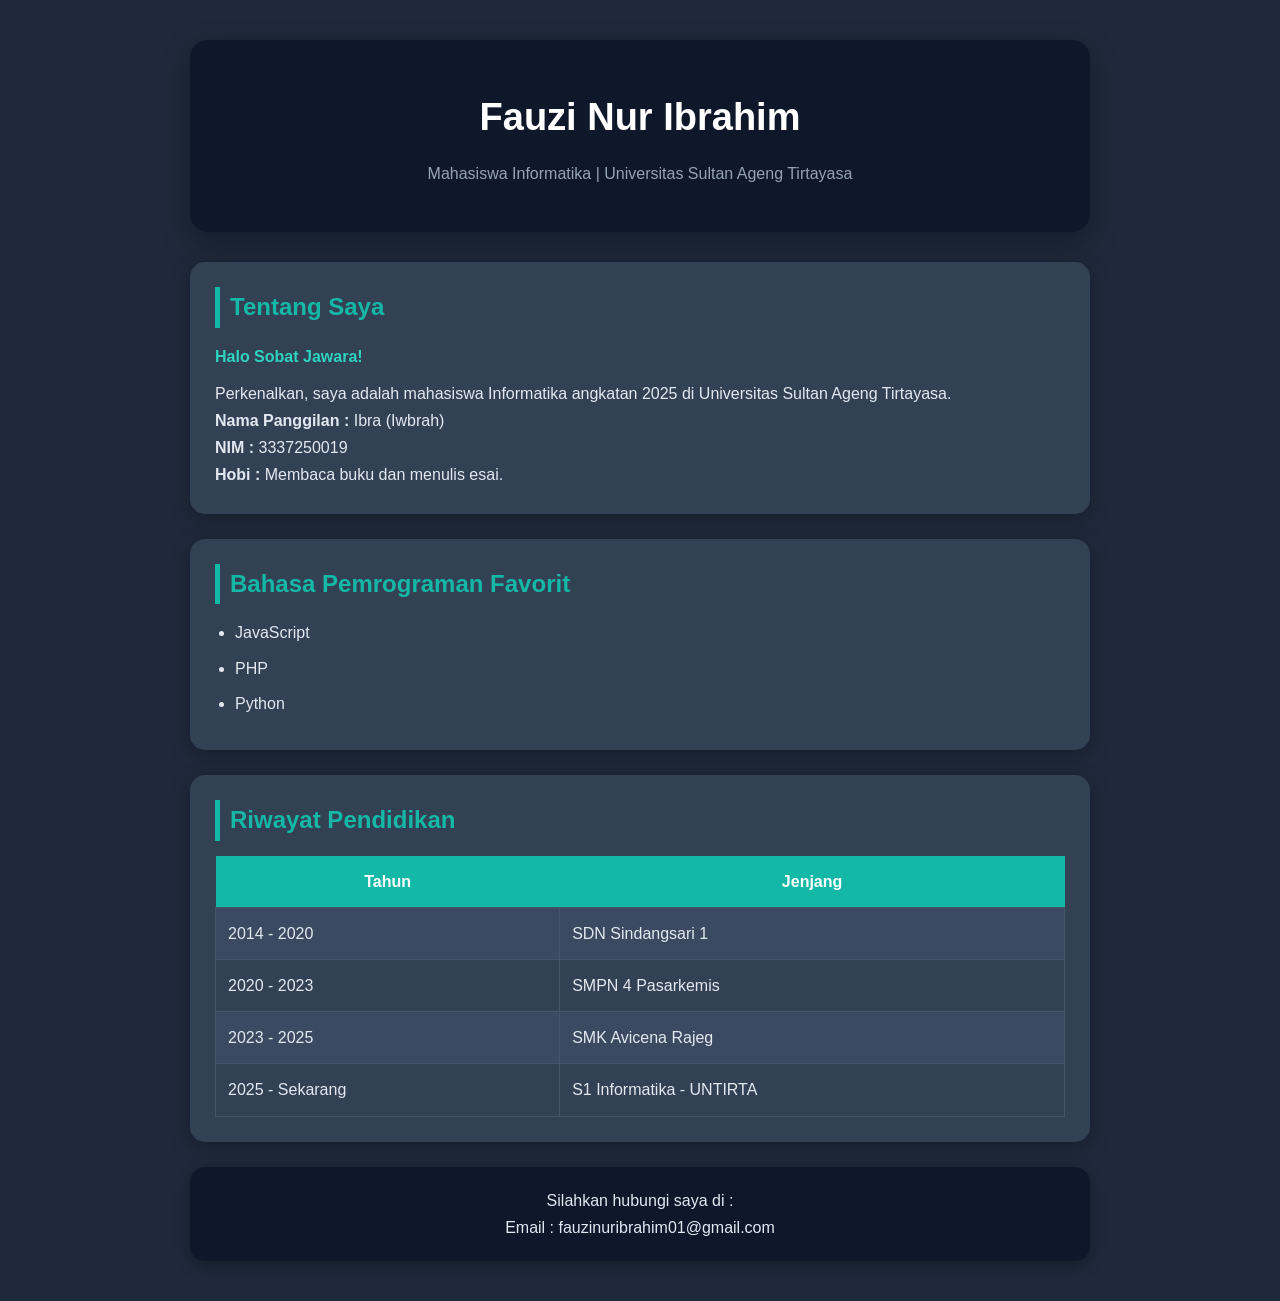
<file: pertemuan-3/index.html>
<!DOCTYPE html>
<html lang="id">
<head>
    <meta charset="UTF-8">
    <meta name="viewport" content="width=device-width, initial-scale=1.0">
    <title>Profil - Fauzi Nur Ibrahim</title>
    <link rel="stylesheet" href="style.css">
</head>
<body>

<div class="container">

    <header>
        <h1>Fauzi Nur Ibrahim</h1>
        <p>Mahasiswa Informatika | Universitas Sultan Ageng Tirtayasa</p>
    </header>

    <main>

        <section>
            <h2>Tentang Saya</h2>

            <p class="highlight">Halo Sobat Jawara! </p>
            
            <p>Perkenalkan, saya adalah mahasiswa Informatika angkatan 2025 di Universitas Sultan Ageng Tirtayasa.</p>

            <p><strong>Nama Panggilan :</strong> Ibra (Iwbrah)</p>

            <p><strong>NIM :</strong> 3337250019</p>

            <p><strong>Hobi :</strong> Membaca buku dan menulis esai.</p>

        </section>

        <section>
            <h2>Bahasa Pemrograman Favorit</h2>

            <ul>
                <li>JavaScript</li>
                <li>PHP</li>
                <li>Python</li>
            </ul>

        </section>

        <section>
            <h2>Riwayat Pendidikan</h2>

            <table>
                <tr>
                    <th>Tahun</th>
                    <th>Jenjang</th>
                </tr>

                <tr>
                    <td>2014 - 2020</td>
                    <td>SDN Sindangsari 1</td>
                </tr>

                <tr>
                    <td>2020 - 2023</td>
                    <td>SMPN 4 Pasarkemis</td>
                </tr>

                <tr>
                    <td>2023 - 2025</td>
                    <td>SMK Avicena Rajeg</td>
                </tr>

                <tr>
                    <td>2025 - Sekarang</td>
                    <td>S1 Informatika - UNTIRTA</td>
                </tr>

            </table>

        </section>

    </main>

    <footer>
        <p>Silahkan hubungi saya di :</p>
        <p>Email : fauzinuribrahim01@gmail.com</p>
    </footer>

</div>

</body>
</html>
</file>
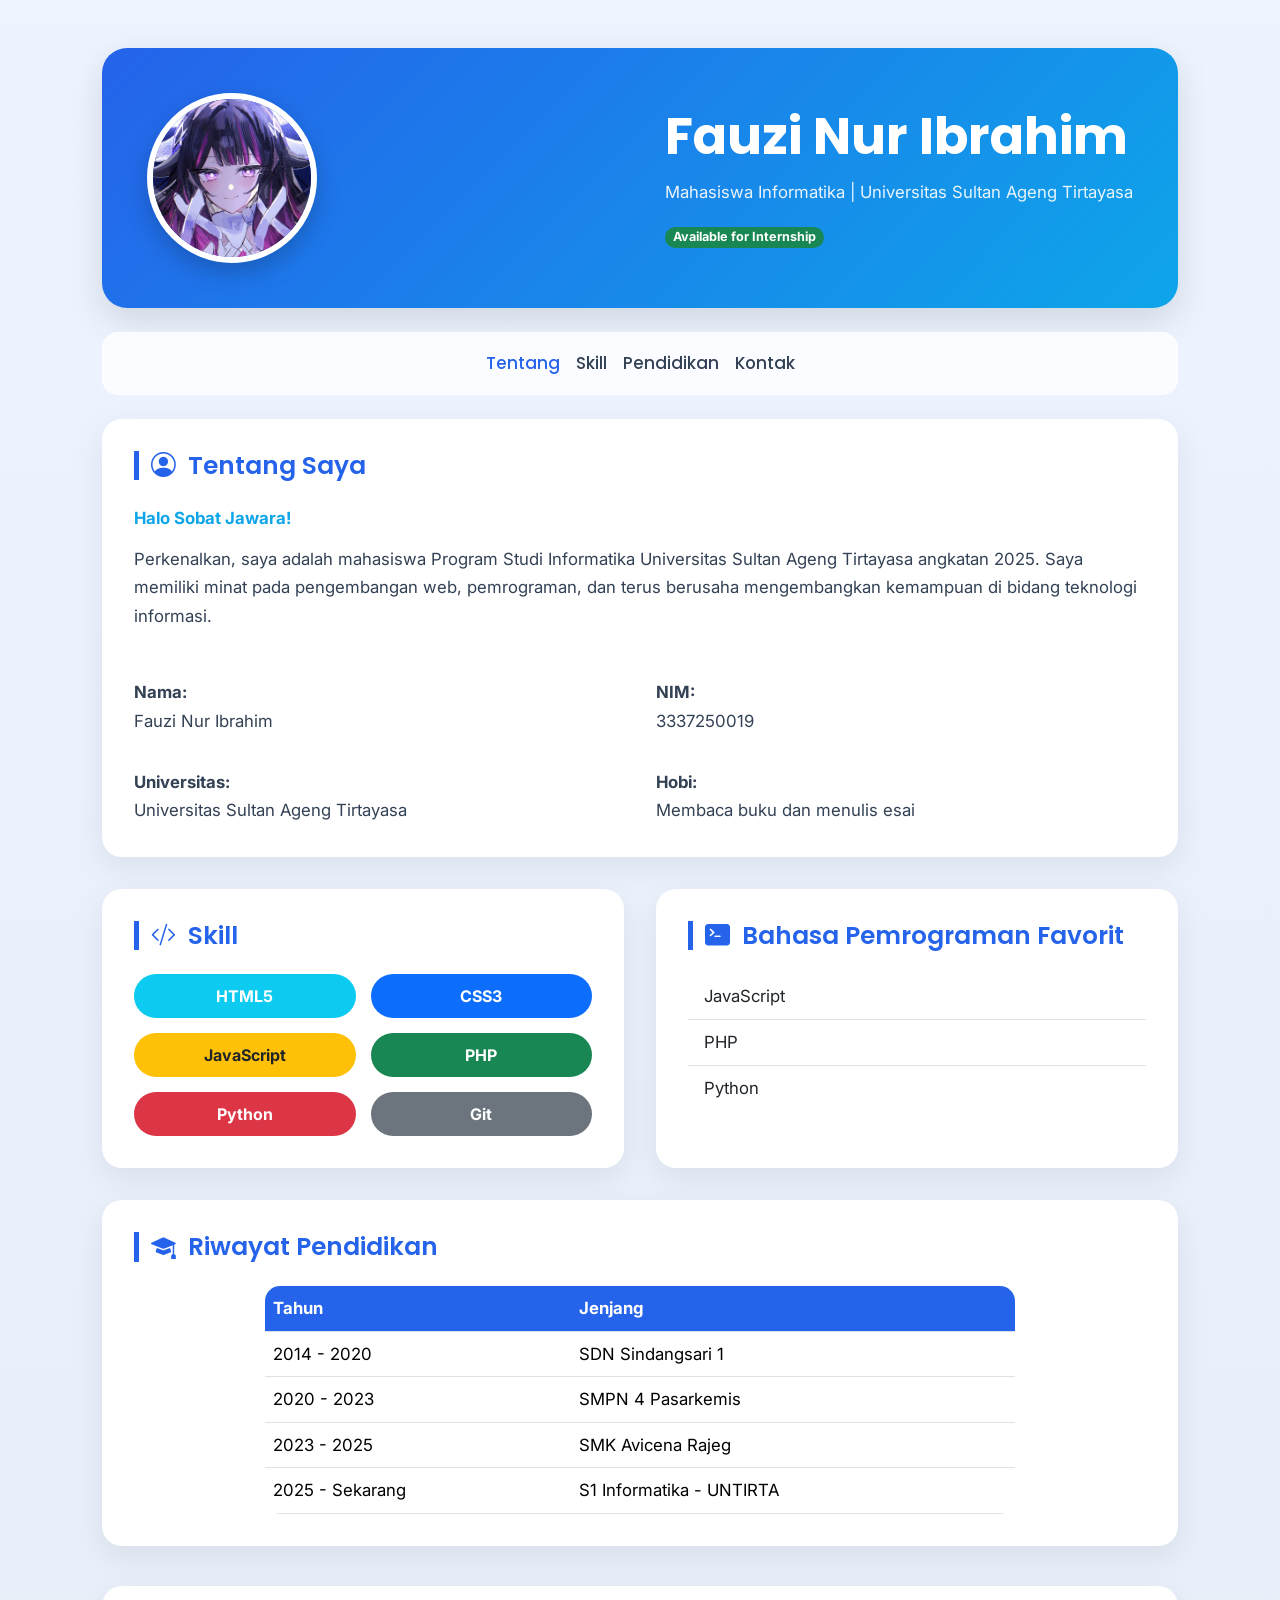
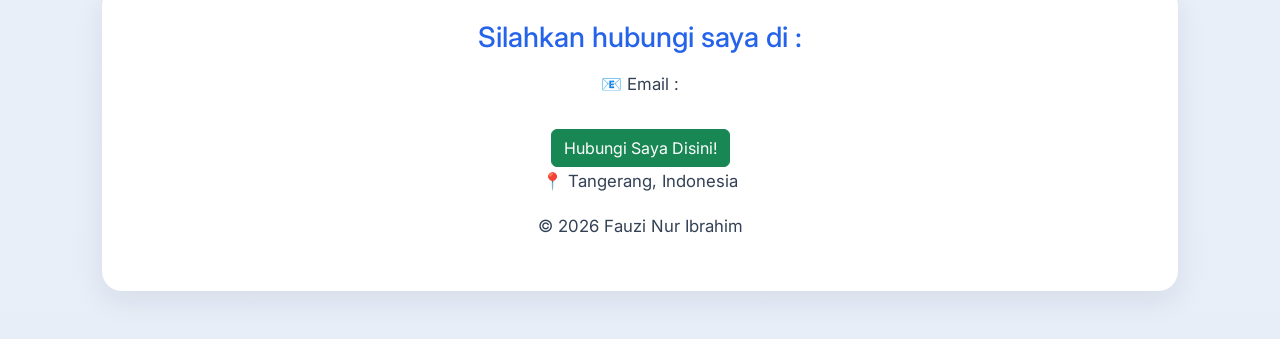
<file: pertemuan-4/index.html>
<!DOCTYPE html>
<html lang="id">
<head>
    <meta charset="UTF-8">
    <meta name="viewport" content="width=device-width, initial-scale=1.0">
    <title>Profil - Fauzi Nur Ibrahim</title>

    <link href="https://cdn.jsdelivr.net/npm/bootstrap@5.3.0/dist/css/bootstrap.min.css" rel="stylesheet">

    <link rel="stylesheet" href="https://cdn.jsdelivr.net/npm/bootstrap-icons@1.13.1/font/bootstrap-icons.min.css">

    <link rel="preconnect" href="https://fonts.googleapis.com">
    <link rel="preconnect" href="https://fonts.gstatic.com" crossorigin>
    <link href="https://fonts.googleapis.com/css2?family=Inter:wght@400;500;600&family=Poppins:wght@500;600;700&display=swap" rel="stylesheet">
          
    <link rel="stylesheet" href="style.css">
</head>

<body>
<div class="container py-5">
<header>
    <div class="header-content">
        <img src="profil.jpg" alt="Foto Profil" class="profile-photo">
        <div>
            <h1>Fauzi Nur Ibrahim</h1>
            <p class="tagline">
                Mahasiswa Informatika | Universitas Sultan Ageng Tirtayasa
            </p>
            <span class="badge bg-success rounded-pill">
                Available for Internship
            </span>
        </div>
    </div>
</header>

<nav class="navbar navbar-expand-lg rounded-4 my-4">
    <div class="container-fluid">
        <button class="navbar-toggler" type="button" data-bs-toggle="collapse" data-bs-target="#navbar">
            <span class="navbar-toggler-icon"></span>
        </button>

        <div class="collapse navbar-collapse justify-content-center" id="navbar">
            <ul class="navbar-nav">
                <li class="nav-item"><a class="nav-link active" href="#tentang">Tentang</a></li>
                <li class="nav-item"><a class="nav-link" href="#skill">Skill</a></li>
                <li class="nav-item"><a class="nav-link" href="#pendidikan">Pendidikan</a></li>
                <li class="nav-item"><a class="nav-link" href="#kontak">Kontak</a></li>
            </ul>
        </div>
    </div>
</nav>

<main class="row g-4">
    <div class="col-md-12">
        <section id="tentang">
            <h2><i class="bi bi-person-circle"></i> Tentang Saya</h2>
            <p class="highlight">Halo Sobat Jawara!</p>
            <p>
                Perkenalkan, saya adalah mahasiswa Program Studi Informatika
                Universitas Sultan Ageng Tirtayasa angkatan 2025.
                Saya memiliki minat pada pengembangan web, pemrograman,
                dan terus berusaha mengembangkan kemampuan di bidang teknologi informasi.
            </p>
            <div class="row gy-3 mt-3">
                <div class="col-md-6">
                    <strong>Nama: </strong>
                    <div class="info-box">Fauzi Nur Ibrahim</div>
                </div>
                <div class="col-md-6">
                    <strong>NIM: </strong>
                    <div class="info-box">3337250019</div>
                </div>
                <div class="col-md-6">
                    <strong>Universitas:</strong>
                    <div class="info-box">Universitas Sultan Ageng Tirtayasa</div>
                </div>
                <div class="col-md-6">
                    <strong>Hobi: </strong>
                    <div class="info-box">Membaca buku dan menulis esai</div>
                </div>
            </div>
        </section>
    </div>

    <div class="col-md-6">
        <section id="skill">
            <h2><i class="bi bi-code-slash"></i> Skill</h2>
            <div class="skill-list">
                <span class="badge bg-info">HTML5</span>
                <span class="badge bg-primary">CSS3</span>
                <span class="badge bg-warning text-dark">JavaScript</span>
                <span class="badge bg-success">PHP</span>
                <span class="badge bg-danger">Python</span>
                <span class="badge bg-secondary">Git</span>
            </div>
        </section>
    </div>

    <div class="col-md-6">
        <section>
            <h2><i class="bi bi-terminal-fill"></i> Bahasa Pemrograman Favorit</h2>
            <ul class="list-group list-group-flush">
                <li class="list-group-item">JavaScript</li>
                <li class="list-group-item">PHP</li>
                <li class="list-group-item">Python</li>
            </ul>
        </section>
    </div>

    <div class="col-md-12">
        <section id="pendidikan">
            <h2><i class="bi bi-mortarboard-fill"></i> Riwayat Pendidikan</h2>
            <div class="table-responsive table-center">
                 <table class="table table-hover align-middle">
                    <thead>
                        <tr>
                            <th>Tahun</th>
                            <th>Jenjang</th>
                        </tr>
                    </thead>
                    <tbody>
                        <tr><td>2014 - 2020</td><td>SDN Sindangsari 1</td></tr>
                        <tr><td>2020 - 2023</td><td>SMPN 4 Pasarkemis</td></tr>
                        <tr><td>2023 - 2025</td><td>SMK Avicena Rajeg</td></tr>
                        <tr><td>2025 - Sekarang</td><td>S1 Informatika - UNTIRTA</td></tr>
                    </tbody>
                </table>
            </div>
        </section>
    </div>
</main>

<footer id="kontak">
    <h3>Silahkan hubungi saya di :</h3>
    <p>📧 Email :</p>
    <a href="mailto:fauzinuribrahim01@gmail.com" class="btn btn-success"> Hubungi Saya Disini!</a>
    <p>📍 Tangerang, Indonesia</p>
    <p>© 2026 Fauzi Nur Ibrahim</p>
</footer>

<script src="https://cdn.jsdelivr.net/npm/bootstrap@5.3.0/dist/js/bootstrap.bundle.min.js"></script>
</div>
</body>
</html>
</file>
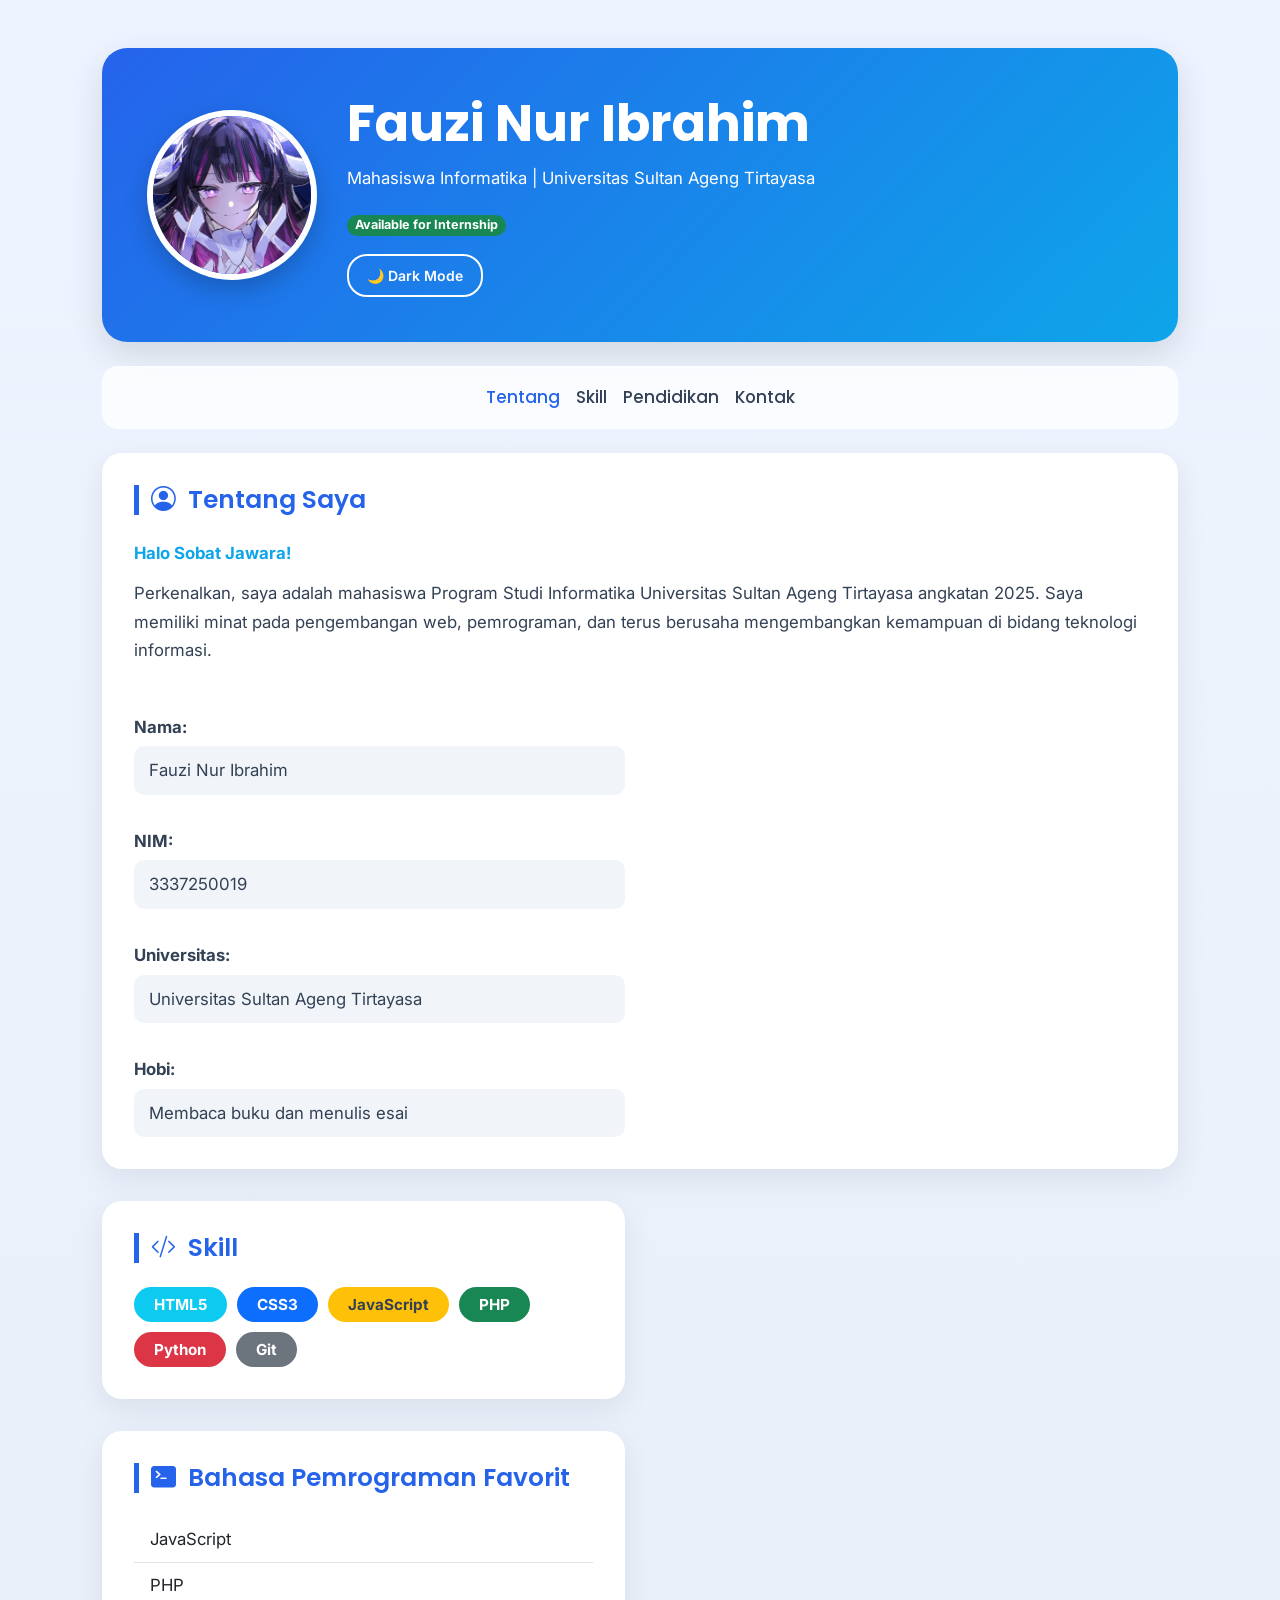
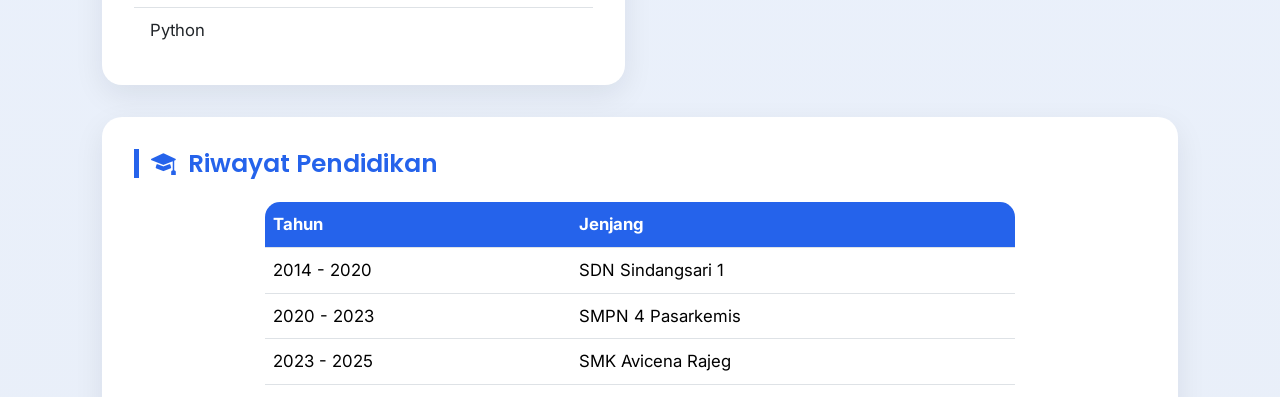
<file: pertemuan-5/index.html>
<!DOCTYPE html>
<html lang="id">
<head>
    <meta charset="UTF-8">
    <meta name="viewport" content="width=device-width, initial-scale=1.0">
    <title>Profil - Fauzi Nur Ibrahim</title>

    <link href="https://cdn.jsdelivr.net/npm/bootstrap@5.3.0/dist/css/bootstrap.min.css" rel="stylesheet">
    <link rel="stylesheet" href="https://cdn.jsdelivr.net/npm/bootstrap-icons@1.13.1/font/bootstrap-icons.min.css">

    <link rel="preconnect" href="https://fonts.googleapis.com">
    <link rel="preconnect" href="https://fonts.gstatic.com" crossorigin>
    <link href="https://fonts.googleapis.com/css2?family=Inter:wght@400;500;600&family=Poppins:wght@500;600;700&display=swap" rel="stylesheet">
          
    <link rel="stylesheet" href="style.css">
</head>

<body>
<div class="container py-5">
<header>
    <div class="header-content">
        <img src="profil.jpg" alt="Foto Profil" class="profile-photo">
        <div>
            <h1>Fauzi Nur Ibrahim</h1>
            <p class="tagline">
                Mahasiswa Informatika | Universitas Sultan Ageng Tirtayasa
            </p>
            <span class="badge bg-success rounded-pill">
                Available for Internship
            </span>
            <div class="mt-3">
                <button id="btnToggle">🌙 Dark Mode</button>
            </div>
        </div>
    </div>
</header>

<nav class="navbar navbar-expand-lg rounded-4 my-4">
    <div class="container-fluid">
        <button class="navbar-toggler" type="button" data-bs-toggle="collapse" data-bs-target="#navbar">
            <span class="navbar-toggler-icon"></span>
        </button>

        <div class="collapse navbar-collapse justify-content-center" id="navbar">
            <ul class="navbar-nav">
                <li class="nav-item"><a class="nav-link active" href="#tentang">Tentang</a></li>
                <li class="nav-item"><a class="nav-link" href="#skill">Skill</a></li>
                <li class="nav-item"><a class="nav-link" href="#pendidikan">Pendidikan</a></li>
                <li class="nav-item"><a class="nav-link" href="#kontak">Kontak</a></li>
            </ul>
        </div>
    </div>
</nav>

<main class="row g-4">
    <div class="col-md-12">
        <section id="tentang">
            <h2><i class="bi bi-person-circle"></i> Tentang Saya</h2>
            <p class="highlight">Halo Sobat Jawara!</p>
            <p>
                Perkenalkan, saya adalah mahasiswa Program Studi Informatika
                Universitas Sultan Ageng Tirtayasa angkatan 2025.
                Saya memiliki minat pada pengembangan web, pemrograman,
                dan terus berusaha mengembangkan kemampuan di bidang teknologi informasi.
            </p>
            <div class="row gy-3 mt-3">
                <div class="col-md-6">
                    <strong>Nama: </strong>
                    <div class="info-box">Fauzi Nur Ibrahim</div>
                </div>
                <div class="col-md-6">
                    <strong>NIM: </strong>
                    <div class="info-box">3337250019</div>
                </div>
                <div class="col-md-6">
                    <strong>Universitas:</strong>
                    <div class="info-box">Universitas Sultan Ageng Tirtayasa</div>
                </div>
                <div class="col-md-6">
                    <strong>Hobi: </strong>
                    <div class="info-box">Membaca buku dan menulis esai</div>
                </div>
            </div>
        </section>
    </div>

    <div class="col-md-6 d-flex">
        <section id="skill" class="w-100">
            <h2><i class="bi bi-code-slash"></i> Skill</h2>
            <div class="skill-list">
                <span class="badge bg-info">HTML5</span>
                <span class="badge bg-primary">CSS3</span>
                <span class="badge bg-warning text-dark">JavaScript</span>
                <span class="badge bg-success">PHP</span>
                <span class="badge bg-danger">Python</span>
                <span class="badge bg-secondary">Git</span>
            </div>
        </section>
    </div>

    <div class="col-md-6 d-flex">
        <section class="w-100">
            <h2><i class="bi bi-terminal-fill"></i> Bahasa Pemrograman Favorit</h2>
            <ul class="list-group list-group-flush">
                <li class="list-group-item">JavaScript</li>
                <li class="list-group-item">PHP</li>
                <li class="list-group-item">Python</li>
            </ul>
        </section>
    </div>

    <div class="col-md-12">
        <section id="pendidikan">
            <h2><i class="bi bi-mortarboard-fill"></i> Riwayat Pendidikan</h2>
            <div class="table-responsive table-center">
                 <table class="table table-hover align-middle">
                    <thead>
                        <tr>
                            <th>Tahun</th>
                            <th>Jenjang</th>
                        </tr>
                    </thead>
                    <tbody>
                        <tr><td>2014 - 2020</td><td>SDN Sindangsari 1</td></tr>
                        <tr><td>2020 - 2023</td><td>SMPN 4 Pasarkemis</td></tr>
                        <tr><td>2023 - 2025</td><td>SMK Avicena Rajeg</td></tr>
                        <tr><td>2025 - Sekarang</td><td>S1 Informatika - UNTIRTA</td></tr>
                    </tbody>
                 </table>
            </div>
        </section>
    </div>
</main>

<footer id="kontak">
    <h3>Silahkan hubungi saya di :</h3>
    <p>📧 Email :</p>
    <a href="mailto:fauzinuribrahim01@gmail.com" class="btn btn-success"> Hubungi Saya Disini!</a>
    <p>📍 Tangerang, Indonesia</p>
    <p>© 2026 Fauzi Nur Ibrahim</p>
</footer>

<script src="https://cdn.jsdelivr.net/npm/bootstrap@5.3.0/dist/js/bootstrap.bundle.min.js"></script>
<script src="script.js"></script>
</div>
</body>
</html>
</file>
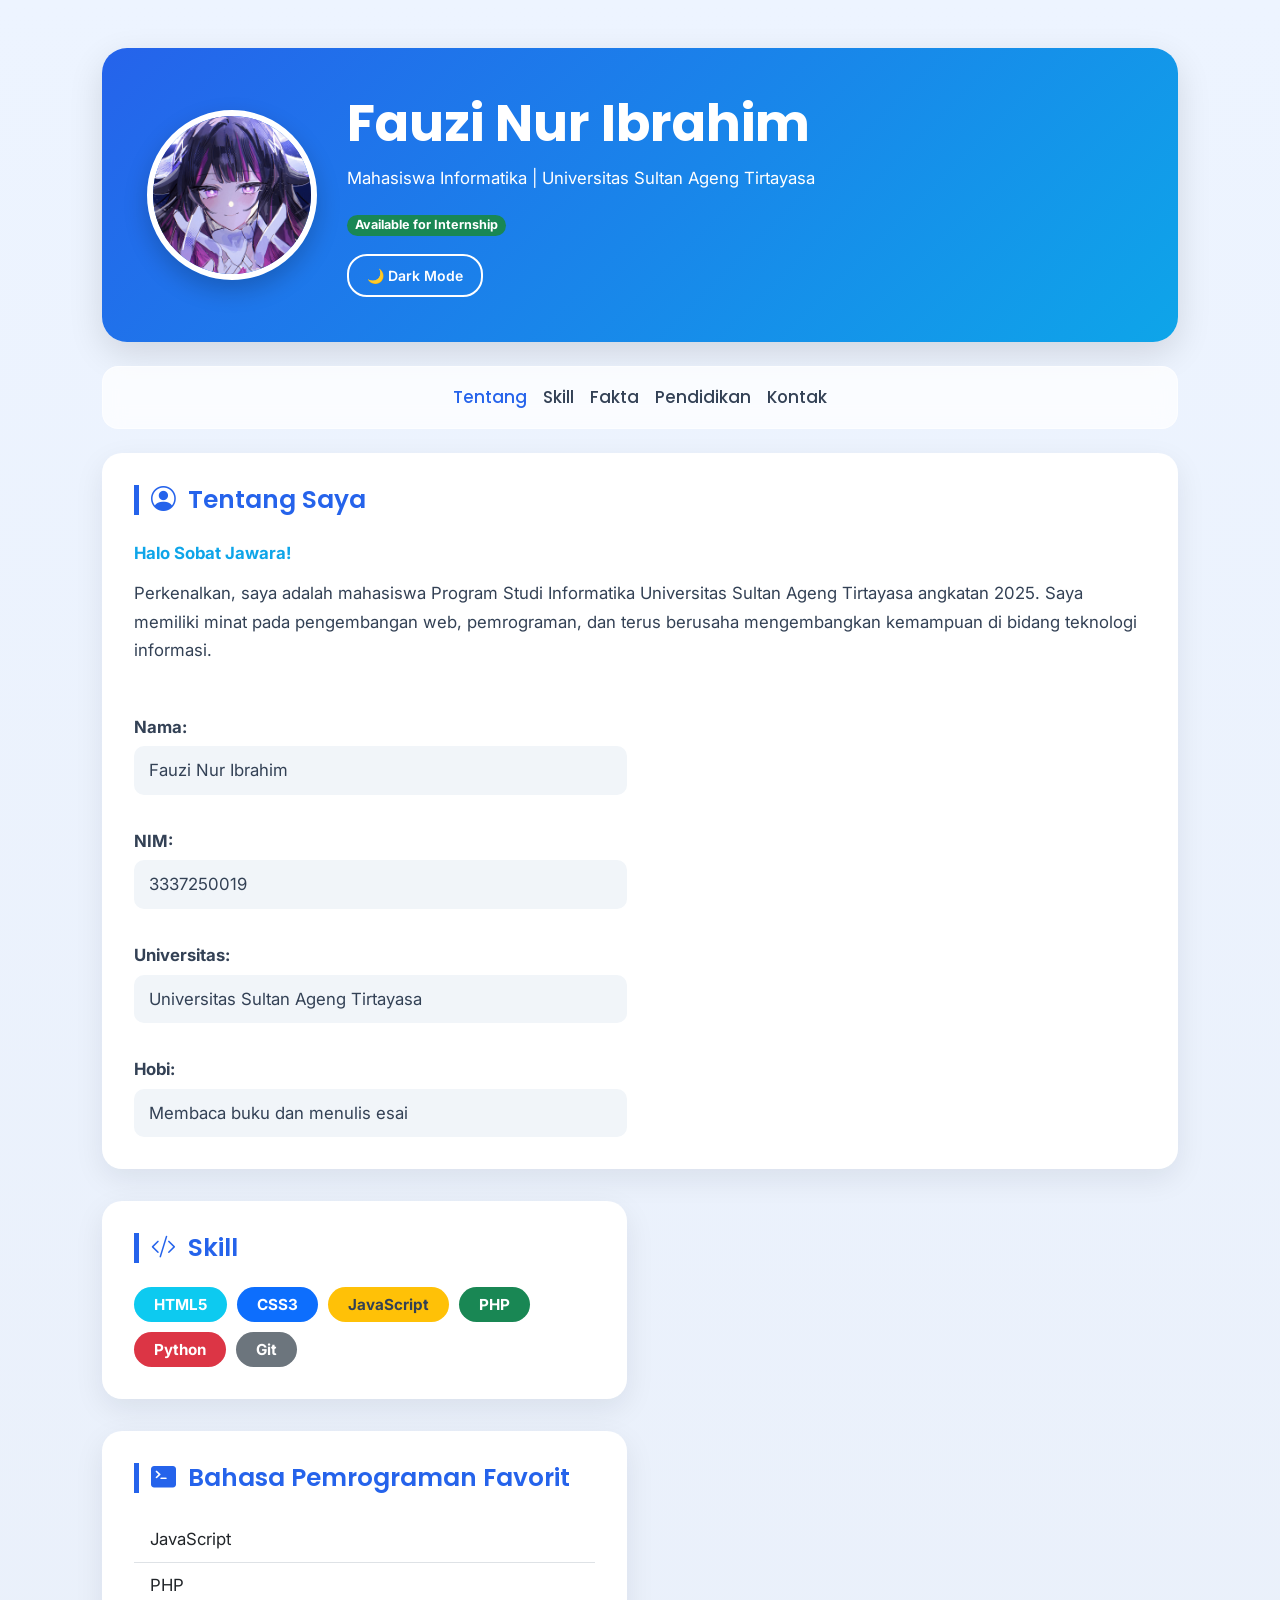
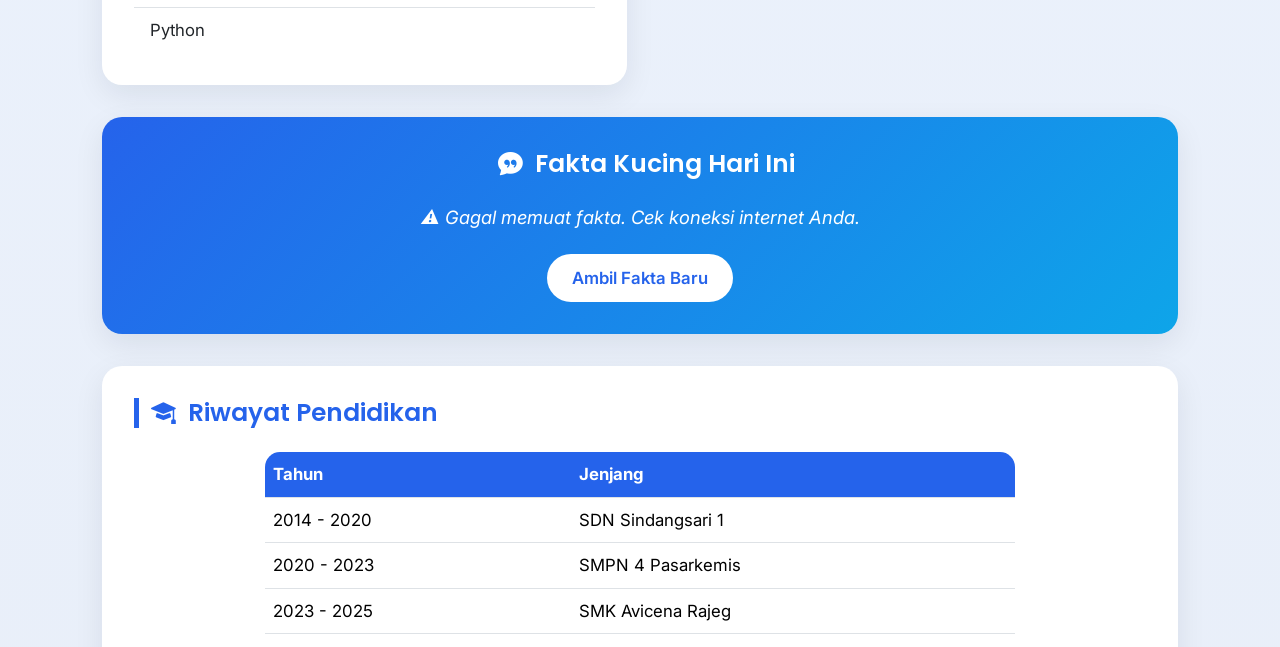
<file: pertemuan-6/index.html>
<!DOCTYPE html>
<html lang="id">
<head>
    <meta charset="UTF-8">
    <meta name="viewport" content="width=device-width, initial-scale=1.0">
    <title>Profil - Fauzi Nur Ibrahim</title>

    <link href="https://cdn.jsdelivr.net/npm/bootstrap@5.3.0/dist/css/bootstrap.min.css" rel="stylesheet">
    <link rel="stylesheet" href="https://cdn.jsdelivr.net/npm/bootstrap-icons@1.13.1/font/bootstrap-icons.min.css">

    <link rel="preconnect" href="https://fonts.googleapis.com">
    <link rel="preconnect" href="https://fonts.gstatic.com" crossorigin>
    <link href="https://fonts.googleapis.com/css2?family=Inter:wght@400;500;600&family=Poppins:wght@500;600;700&display=swap" rel="stylesheet">
          
    <link rel="stylesheet" href="style.css">
</head>

<body>
<div class="container py-5">
<header>
    <div class="header-content">
        <img src="profil.jpg" alt="Foto Profil" class="profile-photo">
        <div>
            <h1>Fauzi Nur Ibrahim</h1>
            <p class="tagline">
                Mahasiswa Informatika | Universitas Sultan Ageng Tirtayasa
            </p>
            <span class="badge bg-success rounded-pill">
                Available for Internship
            </span>
            <div class="mt-3">
                <button id="btnToggle">🌙 Dark Mode</button>
            </div>
        </div>
    </div>
</header>

<nav class="navbar navbar-expand-lg rounded-4 my-4">
    <div class="container-fluid">
    <button class="navbar-toggler" type="button" data-bs-toggle="collapse" data-bs-target="#navbar">
        <i class="bi bi-list custom-burger"></i>
    </button>

        <div class="collapse navbar-collapse justify-content-center" id="navbar">
            <ul class="navbar-nav">
                <li class="nav-item"><a class="nav-link active" href="#tentang">Tentang</a></li>
                <li class="nav-item"><a class="nav-link" href="#skill">Skill</a></li>
                <!-- Menu Baru untuk Fakta Hari Ini -->
                <li class="nav-item"><a class="nav-link" href="#fakta">Fakta</a></li>
                <li class="nav-item"><a class="nav-link" href="#pendidikan">Pendidikan</a></li>
                <li class="nav-item"><a class="nav-link" href="#kontak">Kontak</a></li>
            </ul>
        </div>
    </div>
</nav>

<main class="row g-4">
    <div class="col-md-12">
        <section id="tentang">
            <h2><i class="bi bi-person-circle"></i> Tentang Saya</h2>
            <p class="highlight">Halo Sobat Jawara!</p>
            <p>
                Perkenalkan, saya adalah mahasiswa Program Studi Informatika
                Universitas Sultan Ageng Tirtayasa angkatan 2025.
                Saya memiliki minat pada pengembangan web, pemrograman,
                dan terus berusaha mengembangkan kemampuan di bidang teknologi informasi.
            </p>
            <div class="row gy-3 mt-3">
                <div class="col-md-6">
                    <strong>Nama: </strong>
                    <div class="info-box">Fauzi Nur Ibrahim</div>
                </div>
                <div class="col-md-6">
                    <strong>NIM: </strong>
                    <div class="info-box">3337250019</div>
                </div>
                <div class="col-md-6">
                    <strong>Universitas:</strong>
                    <div class="info-box">Universitas Sultan Ageng Tirtayasa</div>
                </div>
                <div class="col-md-6">
                    <strong>Hobi: </strong>
                    <div class="info-box">Membaca buku dan menulis esai</div>
                </div>
            </div>
        </section>
    </div>

    <div class="col-md-6 d-flex">
        <section id="skill" class="w-100">
            <h2><i class="bi bi-code-slash"></i> Skill</h2>
            <div class="skill-list">
                <span class="badge bg-info">HTML5</span>
                <span class="badge bg-primary">CSS3</span>
                <span class="badge bg-warning text-dark">JavaScript</span>
                <span class="badge bg-success">PHP</span>
                <span class="badge bg-danger">Python</span>
                <span class="badge bg-secondary">Git</span>
            </div>
        </section>
    </div>

    <div class="col-md-6 d-flex">
        <section class="w-100">
            <h2><i class="bi bi-terminal-fill"></i> Bahasa Pemrograman Favorit</h2>
            <ul class="list-group list-group-flush">
                <li class="list-group-item">JavaScript</li>
                <li class="list-group-item">PHP</li>
                <li class="list-group-item">Python</li>
            </ul>
        </section>
    </div>

    <div class="col-md-12">
        <section id="fakta">
            <h2><i class="bi bi-chat-quote-fill"></i> Fakta Kucing Hari Ini</h2>
            <p id="isi-fakta">Memuat fakta...</p>
            <button id="btnRefresh">Ambil Fakta Baru</button>
        </section>
    </div>

    <div class="col-md-12">
        <section id="pendidikan">
            <h2><i class="bi bi-mortarboard-fill"></i> Riwayat Pendidikan</h2>
            <div class="table-responsive table-center">
                 <table class="table table-hover align-middle">
                    <thead>
                        <tr>
                            <th>Tahun</th>
                            <th>Jenjang</th>
                        </tr>
                    </thead>
                    <tbody>
                        <tr><td>2014 - 2020</td><td>SDN Sindangsari 1</td></tr>
                        <tr><td>2020 - 2023</td><td>SMPN 4 Pasarkemis</td></tr>
                        <tr><td>2023 - 2025</td><td>SMK Avicena Rajeg</td></tr>
                        <tr><td>2025 - Sekarang</td><td>S1 Informatika - UNTIRTA</td></tr>
                    </tbody>
                 </table>
            </div>
        </section>
    </div>
</main>

<footer id="kontak">
    <h3>Silahkan hubungi saya di :</h3>
    <p>📧 Email :</p>
    <a href="mailto:fauzinuribrahim01@gmail.com" class="btn btn-success"> Hubungi Saya Disini!</a>
    <p>📍 Tangerang, Indonesia</p>
    <p>© 2026 Fauzi Nur Ibrahim</p>
</footer>

<script src="https://cdn.jsdelivr.net/npm/bootstrap@5.3.0/dist/js/bootstrap.bundle.min.js"></script>
<script src="script.js"></script>
</div>
</body>
</html>
</file>
<file: pertemuan-3/style.css>
/* Reset */
*{
    margin:0;
    padding:0;
    box-sizing:border-box;
}

/* Body */
body{
    font-family:Segoe UI, Arial, sans-serif;
    background:#1E293B;
    color:#E2E8F0;
    line-height:1.7;
    padding:40px 20px;
}

/* Container */
.container{
    max-width:900px;
    margin:auto;
}

/* Header */
header{
    background:#0F172A;
    padding:45px;
    border-radius:18px;
    text-align:center;
    margin-bottom:30px;
    box-shadow:0 10px 30px rgba(0,0,0,.3);
}

header h1{
    color:#fff;
    font-size:38px;
}

header p{
    color:#94A3B8;
    margin-top:10px;
}

/* Card */
section{
    background:#334155;
    margin-bottom:25px;
    padding:25px;
    border-radius:15px;
    box-shadow:0 5px 20px rgba(0,0,0,.25);
    transition:.3s;
    animation:fade .7s;
}

section:hover{
    transform:translateY(-6px);
    box-shadow:0 10px 25px rgba(20,184,166,.3);
}

h2{
    color:#14B8A6;
    margin-bottom:15px;
    border-left:5px solid #14B8A6;
    padding-left:10px;
}

.highlight{
    color:#2DD4BF;
    font-weight:bold;
    margin-bottom:10px;
}

/* List */
ul{
    padding-left:20px;
}

li{
    margin:8px 0;
}

/* Table */
table{
    width:100%;
    border-collapse:collapse;
    margin-top:15px;
}

th{
    background:#14B8A6;
    color:white;
    padding:12px;
}

td{
    border:1px solid #475569;
    padding:12px;
}

tr:nth-child(even){
    background:#3B4A60;
}

tr:hover{
    background:#475569;
}

/* Footer */
footer{
    background:#0F172A;
    padding:20px;
    text-align:center;
    border-radius:15px;
    box-shadow:0 5px 15px rgba(0,0,0,.3);
}

/* Animasi */
@keyframes fade{
    from{
        opacity:0;
        transform:translateY(20px);
    }
    to{
        opacity:1;
        transform:translateY(0);
    }
}

/* Responsive */
@media(max-width:768px){

    header{
        padding:30px;
    }

    header h1{
        font-size:28px;
    }

    section{
        padding:20px;
    }

}
</file>
<file: pertemuan-4/style.css>
/* THEME */
:root {
    --primary: #2563EB;
    --secondary: #0EA5E9;
    --bg: #EAF1FB;
    --white: #FFFFFF;
    --text: #334155;
    --border: #D7E3F3;
    --shadow: 0 10px 30px rgba(15,23,42,.08);
    --shadow-hover: 0 18px 45px rgba(37,99,235,.16);
    --radius: 20px;
    --transition: .35s ease;
}

/* RESET */
* {
    margin: 0;
    padding: 0;
    box-sizing: border-box;
}

html {
    scroll-behavior: smooth;
}

body {
    font-family: 'Inter', sans-serif;
    font-size: 1.05rem;
    background: linear-gradient(180deg, #EDF4FF 0%, #E8EEF8 100%);
    color: var(--text);
    line-height: 1.7;
}

/* CONTAINER */
.container {
    max-width: 1100px;
}

/* NAVBAR */
.navbar {
    background: rgba(255,255,255,.75);
    backdrop-filter: blur(10px);
    border: 1px solid rgba(255,255,255,.5);
}

.nav-link {
    font-family: 'Poppins', sans-serif;
    font-weight: 500;
    color: var(--text) !important;
    transition: .3s;
}

.nav-link:hover,
.nav-link.active {
    color: var(--primary) !important;
}

.navbar-toggler {
    border: none;
}

.navbar-toggler:focus {
    box-shadow: none;
}

/* MAIN GRID */
.row {
    --bs-gutter-x: 2rem;
    --bs-gutter-y: 2rem;
}

/* Card Bootstrap Layout Alignment */
main > div {
    display: flex;
}
main > div > section {
    width: 100%;
}

/* CARD / SECTION */
section {
    background: var(--white);
    border-radius: var(--radius);
    padding: 24px; 
    height: 100%;
    box-shadow: var(--shadow);
    transition: transform var(--transition), box-shadow var(--transition);
    animation: fadeUp .6s ease;
}

section:hover {
    transform: translateY(-8px);
    box-shadow: var(--shadow-hover);
}

h2 {
    display: flex;
    align-items: center;
    gap: 12px;
    margin-bottom: 24px;
    padding-left: 12px;
    border-left: 5px solid var(--primary);
    color: var(--primary);
    font-family: 'Poppins', sans-serif;
    font-size: 1.2rem; 
    font-weight: 600;
}

.highlight {
    color: var(--secondary);
    font-weight: bold;
}

section p {
    margin-bottom: 12px;
}

/* SKILL BADGE */
.skill-list {
    display: flex;         
    flex-wrap: wrap;    
    gap: 15px;
    margin-top: 10px;
}

.skill-list .badge {
    display: flex;
    justify-content: center;
    align-items: center;
    
/* Flexbox membagi 2 kolom */
    flex: 1 1 calc(50% - 15px); 
    
    padding: 14px;
    font-size: 1rem;
    border-radius: 30px;
    transition: all .3s ease;
}

.skill-list .badge:hover {
    transform: translateY(-4px);
}

/* TABLE */
.table {
    border-radius: 15px;
    overflow: hidden;
}

.table th {
    background: var(--primary);
    color: white;
}

.table-hover tbody tr:hover {
    background: #EAF3FF;
}

.table-center table {
    width: min(750px, 100%);
    margin: auto;
}

/* FOOTER */
footer {
    margin-top: 40px;
    padding: 35px;
    background: var(--white);
    border-radius: var(--radius);
    text-align: center;
    box-shadow: var(--shadow);
}

footer h3 {
    color: var(--primary);
    margin-bottom: 15px;
}

footer .btn {
    margin-top: 15px;
}

/* ANIMATION */
@keyframes fadeUp {
    from {
        opacity: 0;
        transform: translateY(30px);
    }
    to {
        opacity: 1;
        transform: translateY(0);
    }
}

header {
    background: linear-gradient(135deg, var(--primary), var(--secondary));
    color: white;
    padding: 35px 20px;
    border-radius: 25px;
    box-shadow: 0 12px 35px rgba(0,0,0,.12);
}

.header-content {
    display: flex;
    flex-direction: column; 
    justify-content: center;
    align-items: center;
    gap: 30px;
    text-align: center;
}

header h1 {
    font-family: 'Poppins', sans-serif;
    font-size: 2rem;
    font-weight: 700;
    margin-bottom: 10px;
}

.tagline {
    opacity: .9;
    margin-bottom: 15px;
}

.profile-photo {
    width: 140px;
    height: 140px;
    object-fit: cover;
    border-radius: 50%;
    border: 6px solid white;
    box-shadow: 0 10px 25px rgba(0,0,0,.2);
    transition: transform .4s ease;
}

.profile-photo:hover {
    transform: scale(1.05) rotate(-2deg);
}

@media (min-width: 768px) {
    header {
        padding: 45px;
    }

    .header-content {
        flex-direction: row; 
        justify-content: space-between;
        text-align: left;
    }

    header h1 {
        font-size: 3.2rem;
    }

    .profile-photo {
        width: 170px;
        height: 170px;
    }

    section {
        padding: 32px;
    }

    h2 {
        font-size: 1.55rem;
    }
}
</file>
<file: pertemuan-5/style.css>
/* THEME VARIABLES */
:root {
    --primary: #2563EB;
    --secondary: #0EA5E9;
    --bg: hsl(215, 68%, 95%);
    --white: #FFFFFF;
    --text: #334155;
    --border: #D7E3F3;
    --shadow: 0 10px 30px rgba(15,23,42,.08);
    --shadow-hover: 0 18px 45px rgba(37,99,235,.16);
    --radius: 20px;
    --transition: .35s ease;
}

/* RESET */
* {
    margin: 0;
    padding: 0;
    box-sizing: border-box;
}

html {
    scroll-behavior: smooth;
}

body {
    font-family: 'Inter', sans-serif;
    font-size: 1.05rem;
    background: linear-gradient(180deg, #EDF4FF 0%, #E8EEF8 100%);
    color: var(--text);
    line-height: 1.7;
}

/* TRANSISI */
.col-md-6, .col-md-12 {
    transition: width 0.6s ease-in-out, flex 0.6s ease-in-out, max-width 0.6s ease-in-out !important;
}
body, section, .navbar, footer, .table, th, td, .list-group-item, .info-box, .nav-link {
    transition: background-color 0.6s ease-in-out, color 0.6s ease-in-out, border-color 0.6s ease-in-out, box-shadow 0.6s ease-in-out, transform 0.35s ease !important;
}

/* TRANSISI FOTO PROFIL */
.profile-photo {
    transition: transform 0.4s ease, 
                box-shadow 0.4s ease, 
                border-color 0.6s ease-in-out !important;
}

/* CONTAINER */
.container {
    max-width: 1100px;
}

/* NAVBAR */
.navbar {
    background: rgba(255,255,255,.75);
    backdrop-filter: blur(10px);
    border: 1px solid rgba(255,255,255,.5);
}

.nav-link {
    font-family: 'Poppins', sans-serif;
    font-weight: 500;
    color: var(--text) !important;
}

.nav-link:hover,
.nav-link.active {
    color: var(--primary) !important;
}

.navbar-toggler {
    border: none;
}

.navbar-toggler:focus {
    box-shadow: none;
}

/* MAIN GRID */
.row {
    --bs-gutter-x: 2rem;
    --bs-gutter-y: 2rem;
}

/* Penyelarasan Tinggi Card Sejajar */
main > div {
    display: flex;
}
main > div > section {
    width: 100%;
}

/* CARD / SECTION */
section {
    background: var(--white);
    border-radius: var(--radius);
    padding: 24px; 
    height: 100%;
    box-shadow: var(--shadow);
    animation: fadeUp .6s ease;
}

/* Efek Hover Card Terangkat */
section:hover {
    transform: translateY(-8px);
    box-shadow: var(--shadow-hover);
}

h2 {
    display: flex;
    align-items: center;
    gap: 12px;
    margin-bottom: 24px;
    padding-left: 12px;
    border-left: 5px solid var(--primary);
    color: var(--primary);
    font-family: 'Poppins', sans-serif;
    font-size: 1.2rem; 
    font-weight: 600;
}

.highlight {
    color: var(--secondary);
    font-weight: bold;
}

section p {
    margin-bottom: 12px;
}

.info-box {
    background: #F1F5F9;
    padding: 10px 15px;
    border-radius: 10px;
    margin-top: 5px;
}

/* SKILL BADGE RESPONSIF FLEX */
.skill-list {
    display: flex;         
    flex-wrap: wrap;       
    gap: 10px;             
    margin-top: 10px;
    justify-content: flex-start;
}

.skill-list .badge {
    display: inline-flex;
    justify-content: center;
    align-items: center;
    flex: 0 1 auto;        
    width: auto;
    padding: 10px 20px;
    font-size: 0.95rem;
    border-radius: 30px;
    color: white !important;    
    transition: transform 0.4s ease, background-color 0.4s ease, box-shadow 0.4s ease;
}

.skill-list .badge.bg-warning {
    color: #334155 !important;
}

.skill-list .badge:hover {
    transform: translateY(-4px);
    box-shadow: 0 5px 15px rgba(0,0,0,0.15);
}

/* TABLE */
.table {
    border-radius: 15px;
    overflow: hidden;
}

.table th {
    background: var(--primary) !important;
    color: white !important;
}

.table-hover tbody tr:hover td {
    background: #EAF3FF !important;
}

.table-center table {
    width: min(750px, 100%);
    margin: auto;
}

/* FOOTER */
footer {
    margin-top: 40px;
    padding: 35px;
    background: var(--white);
    border-radius: var(--radius);
    text-align: center;
    box-shadow: var(--shadow);
}

footer h3 {
    color: var(--primary);
    margin-bottom: 15px;
}

footer .btn {
    margin-top: 15px;
}

/* ANIMATION LOAD FIRST TIME */
@keyframes fadeUp {
    from {
        opacity: 0;
        transform: translateY(30px);
    }
    to {
        opacity: 1;
        transform: translateY(0);
    }
}

header {
    background: linear-gradient(135deg, var(--primary), var(--secondary));
    color: white;
    padding: 35px 20px;
    border-radius: 25px;
    box-shadow: 0 12px 35px rgba(0,0,0,.12);
}

.header-content {
    display: flex;
    flex-wrap: wrap; 
    justify-content: center;
    align-items: center;
    gap: 30px;
    text-align: center;
}

.header-content > div {
    flex: 1 1 100%;
    transition: flex 0.6s ease-in-out, text-align 0.6s ease-in-out;
}

header h1 {
    font-family: 'Poppins', sans-serif;
    font-size: 2rem; 
    font-weight: 700;
    margin-bottom: 10px;
}

.profile-photo {
    width: 140px; 
    height: 140px;
    object-fit: cover;
    border-radius: 50%;
    border: 6px solid white;
    box-shadow: 0 10px 25px rgba(0,0,0,.2);
}

.profile-photo:hover {
    transform: scale(1.05) rotate(-2deg);
}

/* DESIGN TOMBOL TOGGLE */
#btnToggle {
    padding: 8px 18px;
    border: 2px solid white;
    background: transparent;
    color: white;
    border-radius: 20px;
    cursor: pointer;
    font-size: 14px;
    font-weight: 600;
    transition: all 0.3s ease;
}

#btnToggle:hover {
    background-color: white;
    color: var(--primary);
}

/* MEDIA QUERIES */
@media (min-width: 768px) {
    header {
        padding: 45px;
    }
    .header-content {
        flex-wrap: nowrap;
        justify-content: space-between;
        text-align: left;
    }
    .header-content > div {
        flex: 1 1 0%; 
    }
    header h1 {
        font-size: 3.2rem; 
    }
    .profile-photo {
        width: 170px;
        height: 170px;
    }
    section {
        padding: 32px;
    }
    h2 {
        font-size: 1.55rem;
    }
}

/* DARK MODE */
body.dark {
    background: #121212 !important;
    color: #e0e0e0 !important;

    .navbar { background: rgba(30, 30, 30, 0.85) !important; border: 1px solid #444; }
    .nav-link { color: #e0e0e0 !important; &:hover, &.active { color: var(--secondary) !important; } }
    
    section, footer { background-color: #1e1e1e !important; border: 1px solid #333 !important; }
    section { box-shadow: 0 10px 30px rgba(0,0,0,0.5) !important; h2 { color: var(--secondary) !important; border-left: 5px solid var(--secondary) !important; } }
    
    .info-box, .list-group-item { background-color: #2a2a2a !important; color: #e0e0e0 !important; border-color: #444 !important; }
    .profile-photo { border-color: #333 !important; }

    .table { 
        --bs-table-bg: #1e1e1e !important; --bs-table-color: #e0e0e0 !important; border-color: #444 !important; 
        th { background-color: #0f3460 !important; color: white !important; border-color: #444 !important; }
        td { background-color: #1e1e1e !important; color: #e0e0e0 !important; border-color: #444 !important; }
    }
    .table-hover tbody tr:hover td { background-color: #2c2c2c !important; color: #fff !important; }
}
</file>
<file: pertemuan-6/style.css>
/* THEME VARIABLES */
:root {
    --primary: #2563EB;
    --secondary: #0EA5E9;
    --bg: hsl(215, 68%, 95%);
    --white: #FFFFFF;
    --text: #334155;
    --border: #D7E3F3;
    --shadow: 0 10px 30px rgba(15,23,42,.08);
    --shadow-hover: 0 18px 45px rgba(37,99,235,.16);
    --radius: 20px;
    --transition: .35s ease;
}

/* RESET */
* {
    margin: 0;
    padding: 0;
    box-sizing: border-box;
}

html {
    scroll-behavior: smooth;
}

body {
    font-family: 'Inter', sans-serif;
    font-size: 1.05rem;
    background: linear-gradient(180deg, #EDF4FF 0%, #E8EEF8 100%);
    color: var(--text);
    line-height: 1.7;
}

/* TRANSISI */
.col-md-6, .col-md-12 {
    transition: width 0.6s ease-in-out, flex 0.6s ease-in-out, max-width 0.6s ease-in-out !important;
}
body, section, .navbar, footer, .table, th, td, .list-group-item, .info-box, .nav-link {
    transition: background-color 0.6s ease-in-out, color 0.6s ease-in-out, border-color 0.6s ease-in-out, box-shadow 0.6s ease-in-out, transform 0.35s ease !important;
}

/* TRANSISI FOTO PROFIL */
.profile-photo {
    transition: transform 0.4s ease, 
                box-shadow 0.4s ease, 
                border-color 0.6s ease-in-out !important;
}

/* CONTAINER */
.container {
    max-width: 1100px;
}

/* NAVBAR */
.navbar {
    background: rgba(255,255,255,.75);
    backdrop-filter: blur(10px);
    border: 1px solid rgba(255,255,255,.5);
}

.nav-link {
    font-family: 'Poppins', sans-serif;
    font-weight: 500;
    color: var(--text) !important;
}

.nav-link:hover,
.nav-link.active {
    color: var(--primary) !important;
}

.navbar-toggler {
    border: none;
}

.navbar-toggler:focus {
    box-shadow: none;
}

/* --- KUSTOMISASI TOMBOL BURGER (MOBILE) --- */
.navbar-toggler {
    border: 1px solid rgba(37, 99, 235, 0.2) !important; /* Garis tepi tipis sewarna --primary */
    padding: 6px 12px;
    border-radius: 12px; /* Membuat sudutnya melengkung estetik */
    background: rgba(255, 255, 255, 0.6);
    display: flex;
    align-items: center;
    justify-content: center;
    transition: var(--transition);
}

/* Efek saat tombol burger di-hover/disentuh */
.navbar-toggler:hover {
    background: rgba(37, 99, 235, 0.1);
    transform: scale(1.05); /* Sedikit membesar dengan halus */
}

/* Mengatur ukuran dan warna icon burger */
.custom-burger {
    color: var(--primary); /* Mengikuti warna utama webmu (Biru) */
    font-size: 1.6rem;
    transition: var(--transition);
}

/* MAIN GRID */
.row {
    --bs-gutter-x: 2rem;
    --bs-gutter-y: 2rem;
}

/* Penyelarasan Tinggi Card Sejajar */
main > div {
    display: flex;
}
main > div > section {
    width: 100%;
}

/* CARD / SECTION */
section {
    background: var(--white);
    border-radius: var(--radius);
    padding: 24px; 
    height: 100%;
    box-shadow: var(--shadow);
    animation: fadeUp .6s ease;
}

/* Efek Hover Card Terangkat */
section:hover {
    transform: translateY(-8px);
    box-shadow: var(--shadow-hover);
}

h2 {
    display: flex;
    align-items: center;
    gap: 12px;
    margin-bottom: 24px;
    padding-left: 12px;
    border-left: 5px solid var(--primary);
    color: var(--primary);
    font-family: 'Poppins', sans-serif;
    font-size: 1.2rem; 
    font-weight: 600;
}

.highlight {
    color: var(--secondary);
    font-weight: bold;
}

section p {
    margin-bottom: 12px;
}

.info-box {
    background: #F1F5F9;
    padding: 10px 15px;
    border-radius: 10px;
    margin-top: 5px;
}

/* SKILL BADGE RESPONSIF FLEX */
.skill-list {
    display: flex;         
    flex-wrap: wrap;       
    gap: 10px;             
    margin-top: 10px;
    justify-content: flex-start;
}

.skill-list .badge {
    display: inline-flex;
    justify-content: center;
    align-items: center;
    flex: 0 1 auto;        
    width: auto;
    padding: 10px 20px;
    font-size: 0.95rem;
    border-radius: 30px;
    color: white !important;    
    transition: transform 0.4s ease, background-color 0.4s ease, box-shadow 0.4s ease;
}

.skill-list .badge.bg-warning {
    color: #334155 !important;
}

.skill-list .badge:hover {
    transform: translateY(-4px);
    box-shadow: 0 5px 15px rgba(0,0,0,0.15);
}

/* TABLE */
.table {
    border-radius: 15px;
    overflow: hidden;
}

.table th {
    background: var(--primary) !important;
    color: white !important;
}

.table-hover tbody tr:hover td {
    background: #EAF3FF !important;
}

.table-center table {
    width: min(750px, 100%);
    margin: auto;
}

/* FOOTER */
footer {
    margin-top: 40px;
    padding: 35px;
    background: var(--white);
    border-radius: var(--radius);
    text-align: center;
    box-shadow: var(--shadow);
}

footer h3 {
    color: var(--primary);
    margin-bottom: 15px;
}

footer .btn {
    margin-top: 15px;
}

/* ANIMATION LOAD FIRST TIME */
@keyframes fadeUp {
    from {
        opacity: 0;
        transform: translateY(30px);
    }
    to {
        opacity: 1;
        transform: translateY(0);
    }
}

header {
    background: linear-gradient(135deg, var(--primary), var(--secondary));
    color: white;
    padding: 35px 20px;
    border-radius: 25px;
    box-shadow: 0 12px 35px rgba(0,0,0,.12);
}

.header-content {
    display: flex;
    flex-wrap: wrap; 
    justify-content: center;
    align-items: center;
    gap: 30px;
    text-align: center;
}

.header-content > div {
    flex: 1 1 100%;
    transition: flex 0.6s ease-in-out, text-align 0.6s ease-in-out;
}

header h1 {
    font-family: 'Poppins', sans-serif;
    font-size: 2rem; 
    font-weight: 700;
    margin-bottom: 10px;
}

.profile-photo {
    width: 140px; 
    height: 140px;
    object-fit: cover;
    border-radius: 50%;
    border: 6px solid white;
    box-shadow: 0 10px 25px rgba(0,0,0,.2);
}

.profile-photo:hover {
    transform: scale(1.05) rotate(-2deg);
}

/* DESIGN TOMBOL TOGGLE */
#btnToggle {
    padding: 8px 18px;
    border: 2px solid white;
    background: transparent;
    color: white;
    border-radius: 20px;
    cursor: pointer;
    font-size: 14px;
    font-weight: 600;
    transition: all 0.3s ease;
}

#btnToggle:hover {
    background-color: white;
    color: var(--primary);
}

/* MEDIA QUERIES */
@media (min-width: 768px) {
    header {
        padding: 45px;
    }
    .header-content {
        flex-wrap: nowrap;
        justify-content: space-between;
        text-align: left;
    }
    .header-content > div {
        flex: 1 1 0%; 
    }
    header h1 {
        font-size: 3.2rem; 
    }
    .profile-photo {
        width: 170px;
        height: 170px;
    }
    section {
        padding: 32px;
    }
    h2 {
        font-size: 1.55rem;
    }
}

/* DARK MODE */
body.dark {
    background: #121212 !important;
    color: #e0e0e0 !important;

    .navbar { background: rgba(30, 30, 30, 0.85) !important; border: 1px solid #444; }
    .nav-link { color: #e0e0e0 !important; &:hover, &.active { color: var(--secondary) !important; } }
    .navbar-toggler {
        border: 1px solid rgba(255, 255, 255, 0.1) !important;
        background: rgba(42, 42, 42, 0.7) !important;
    }
    .navbar-toggler:hover {
        background: rgba(14, 165, 233, 0.15) !important; 
    }
    .custom-burger {
        color: var(--secondary) !important; 
    }
    
    section, footer { background-color: #1e1e1e !important; border: 1px solid #333 !important; }
    section { box-shadow: 0 10px 30px rgba(0,0,0,0.5) !important; h2 { color: var(--secondary) !important; border-left: 5px solid var(--secondary) !important; } }
    
    .info-box, .list-group-item { background-color: #2a2a2a !important; color: #e0e0e0 !important; border-color: #444 !important; }
    .profile-photo { border-color: #333 !important; }

    .table { 
        --bs-table-bg: #1e1e1e !important; --bs-table-color: #e0e0e0 !important; border-color: #444 !important; 
        th { background-color: #0f3460 !important; color: white !important; border-color: #444 !important; }
        td { background-color: #1e1e1e !important; color: #e0e0e0 !important; border-color: #444 !important; }
    }
    .table-hover tbody tr:hover td { background-color: #2c2c2c !important; color: #fff !important; }
}

/* --- SECTION FAKTA HARI INI --- */
#fakta {
    background: linear-gradient(135deg, var(--primary), var(--secondary));
    color: white;
    text-align: center;
}

#fakta h2 {
    color: white;
    border-left: none;
    justify-content: center;
}

#isi-fakta {
    font-size: 1.15rem;
    line-height: 1.7;
    font-style: italic;
    margin-bottom: 20px;
}

#btnRefresh {
    padding: 10px 25px;
    background: white;
    color: var(--primary);
    border: none;
    border-radius: 30px;
    font-weight: 600;
    cursor: pointer;
    transition: var(--transition);
}

#btnRefresh:hover {
    transform: translateY(-4px);
    box-shadow: 0 5px 15px rgba(0,0,0,0.2);
}

body.dark #fakta {
    background: linear-gradient(135deg, #0f3460, #1a1a2e) !important;
}

body.dark #fakta h2 {
    color: var(--secondary) !important;
}

body.dark #btnRefresh {
    background: #2a2a2a;
    color: #e0e0e0;
}

body.dark #btnRefresh:hover {
    background: var(--secondary);
    color: white;
}
</file>
